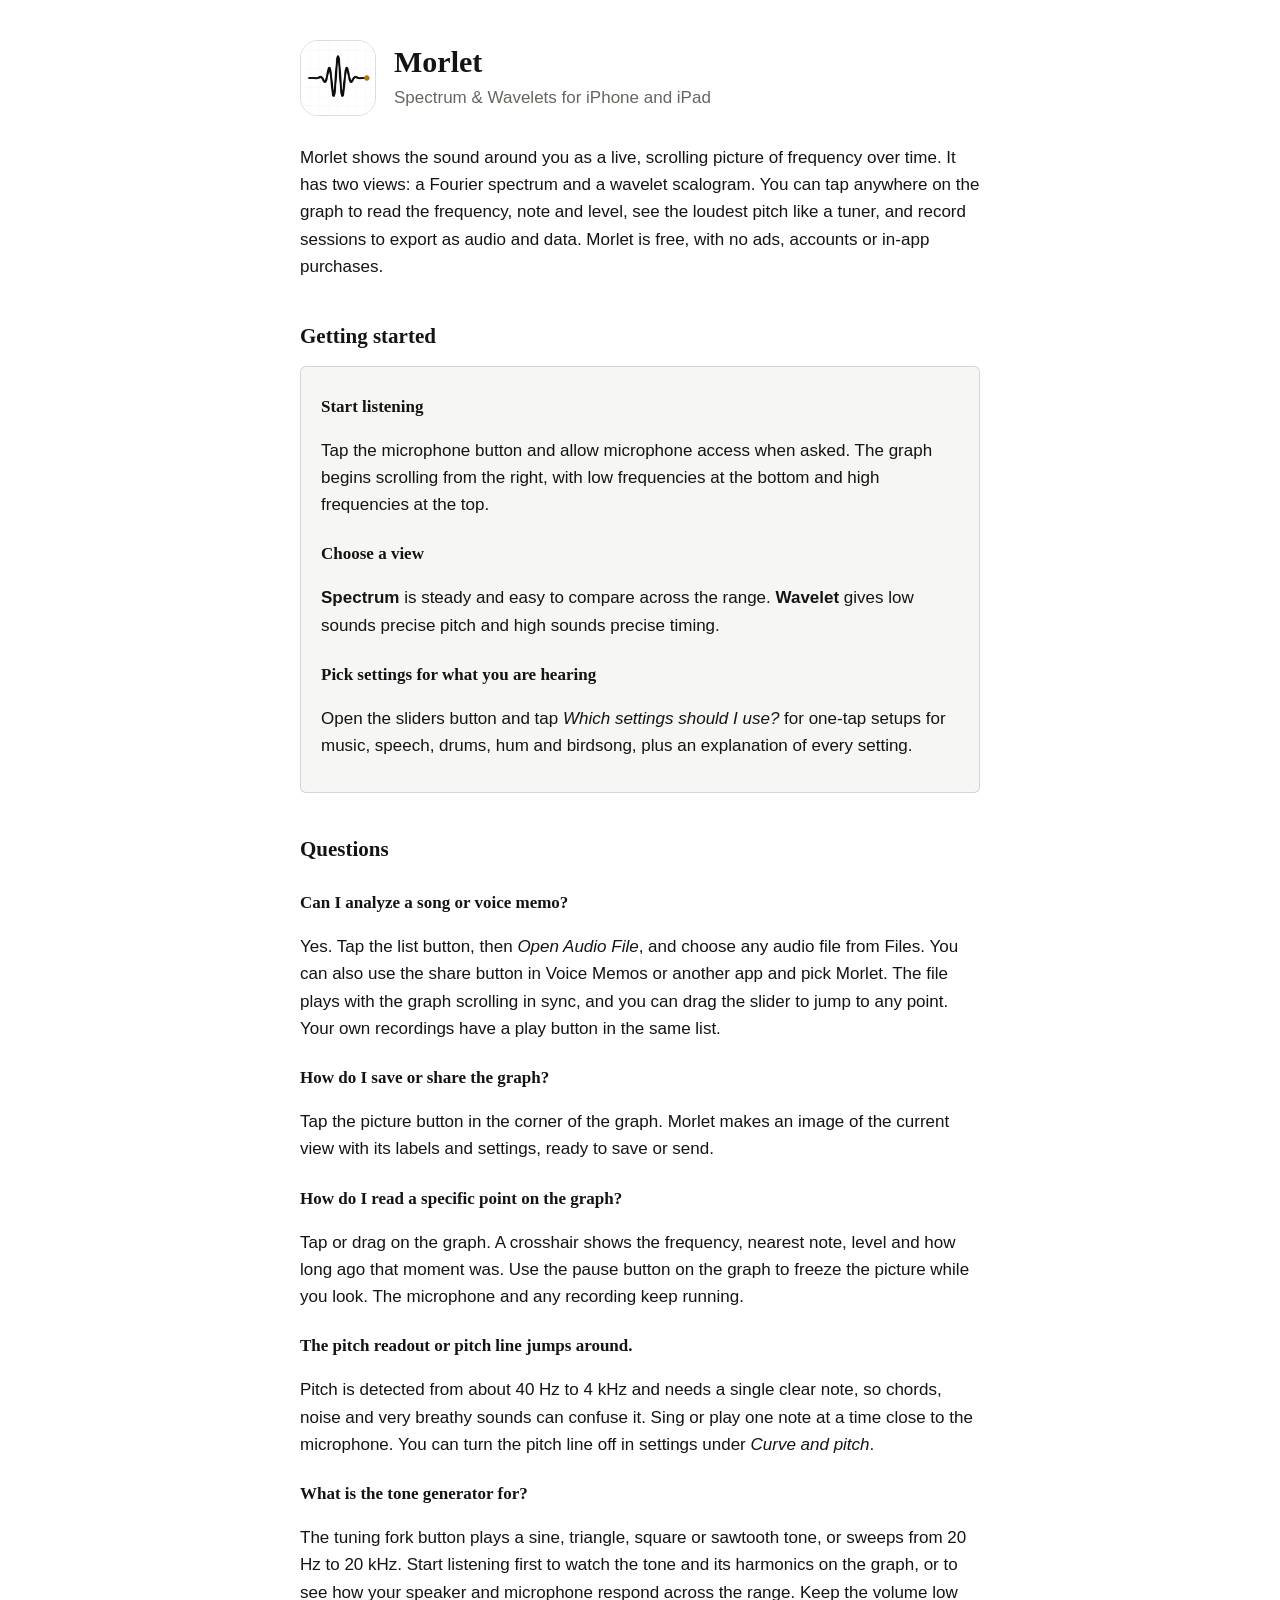
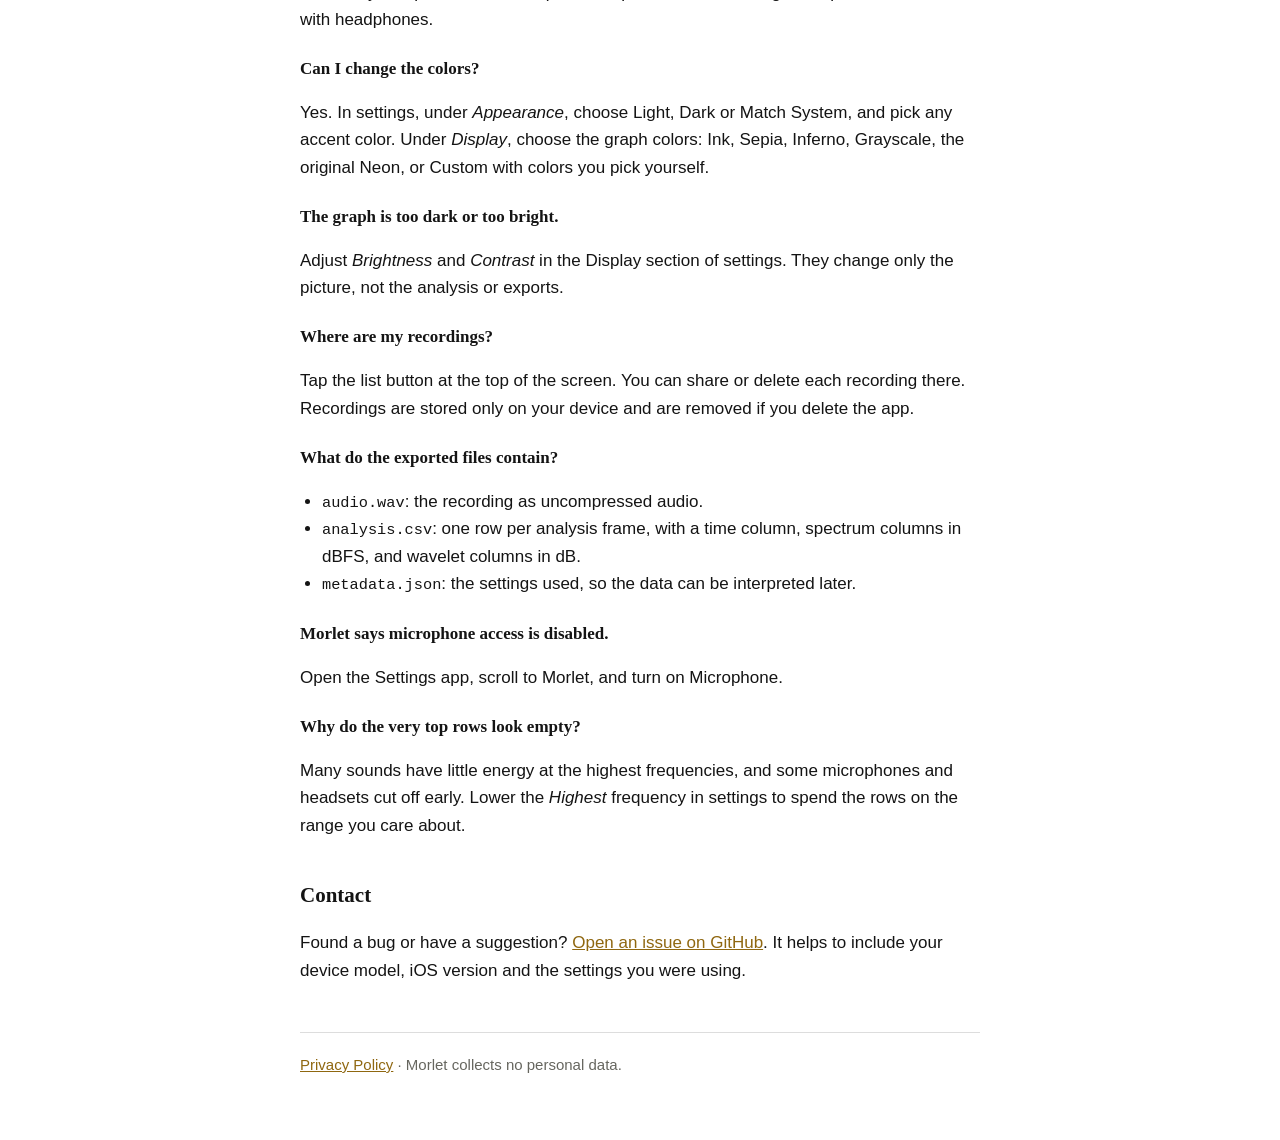
<file: index.html>
<!doctype html>
<html lang="en">
<head>
  <meta charset="utf-8">
  <meta name="viewport" content="width=device-width, initial-scale=1">
  <title>Morlet Support</title>
  <meta name="description" content="Help and support for Morlet: Spectrum & Wavelets, a free iPhone and iPad app for live sound analysis.">
  <link rel="icon" href="icon.png">
  <link rel="stylesheet" href="style.css">
</head>
<body>
<main>
  <header>
    <img src="icon.png" alt="Morlet app icon">
    <div>
      <h1>Morlet</h1>
      <p class="tagline">Spectrum &amp; Wavelets for iPhone and iPad</p>
    </div>
  </header>

  <p>Morlet shows the sound around you as a live, scrolling picture of frequency over time. It has two views: a Fourier spectrum and a wavelet scalogram. You can tap anywhere on the graph to read the frequency, note and level, see the loudest pitch like a tuner, and record sessions to export as audio and data. Morlet is free, with no ads, accounts or in-app purchases.</p>

  <h2>Getting started</h2>
  <div class="card">
    <h3>Start listening</h3>
    <p>Tap the microphone button and allow microphone access when asked. The graph begins scrolling from the right, with low frequencies at the bottom and high frequencies at the top.</p>
    <h3>Choose a view</h3>
    <p><strong>Spectrum</strong> is steady and easy to compare across the range. <strong>Wavelet</strong> gives low sounds precise pitch and high sounds precise timing.</p>
    <h3>Pick settings for what you are hearing</h3>
    <p>Open the sliders button and tap <em>Which settings should I use?</em> for one-tap setups for music, speech, drums, hum and birdsong, plus an explanation of every setting.</p>
  </div>

  <h2>Questions</h2>

  <h3>Can I analyze a song or voice memo?</h3>
  <p>Yes. Tap the list button, then <em>Open Audio File</em>, and choose any audio file from Files. You can also use the share button in Voice Memos or another app and pick Morlet. The file plays with the graph scrolling in sync, and you can drag the slider to jump to any point. Your own recordings have a play button in the same list.</p>

  <h3>How do I save or share the graph?</h3>
  <p>Tap the picture button in the corner of the graph. Morlet makes an image of the current view with its labels and settings, ready to save or send.</p>

  <h3>How do I read a specific point on the graph?</h3>
  <p>Tap or drag on the graph. A crosshair shows the frequency, nearest note, level and how long ago that moment was. Use the pause button on the graph to freeze the picture while you look. The microphone and any recording keep running.</p>

  <h3>The pitch readout or pitch line jumps around.</h3>
  <p>Pitch is detected from about 40 Hz to 4 kHz and needs a single clear note, so chords, noise and very breathy sounds can confuse it. Sing or play one note at a time close to the microphone. You can turn the pitch line off in settings under <em>Curve and pitch</em>.</p>

  <h3>What is the tone generator for?</h3>
  <p>The tuning fork button plays a sine, triangle, square or sawtooth tone, or sweeps from 20 Hz to 20 kHz. Start listening first to watch the tone and its harmonics on the graph, or to see how your speaker and microphone respond across the range. Keep the volume low with headphones.</p>

  <h3>Can I change the colors?</h3>
  <p>Yes. In settings, under <em>Appearance</em>, choose Light, Dark or Match System, and pick any accent color. Under <em>Display</em>, choose the graph colors: Ink, Sepia, Inferno, Grayscale, the original Neon, or Custom with colors you pick yourself.</p>

  <h3>The graph is too dark or too bright.</h3>
  <p>Adjust <em>Brightness</em> and <em>Contrast</em> in the Display section of settings. They change only the picture, not the analysis or exports.</p>

  <h3>Where are my recordings?</h3>
  <p>Tap the list button at the top of the screen. You can share or delete each recording there. Recordings are stored only on your device and are removed if you delete the app.</p>

  <h3>What do the exported files contain?</h3>
  <ul>
    <li><code>audio.wav</code>: the recording as uncompressed audio.</li>
    <li><code>analysis.csv</code>: one row per analysis frame, with a time column, spectrum columns in dBFS, and wavelet columns in dB.</li>
    <li><code>metadata.json</code>: the settings used, so the data can be interpreted later.</li>
  </ul>

  <h3>Morlet says microphone access is disabled.</h3>
  <p>Open the Settings app, scroll to Morlet, and turn on Microphone.</p>

  <h3>Why do the very top rows look empty?</h3>
  <p>Many sounds have little energy at the highest frequencies, and some microphones and headsets cut off early. Lower the <em>Highest</em> frequency in settings to spend the rows on the range you care about.</p>

  <h2>Contact</h2>
  <p>Found a bug or have a suggestion? <a href="https://github.com/evanwellmeyer/morlet-support/issues">Open an issue on GitHub</a>. It helps to include your device model, iOS version and the settings you were using.</p>

  <nav>
    <a href="privacy.html">Privacy Policy</a> · Morlet collects no personal data.
  </nav>
</main>
</body>
</html>
</file>
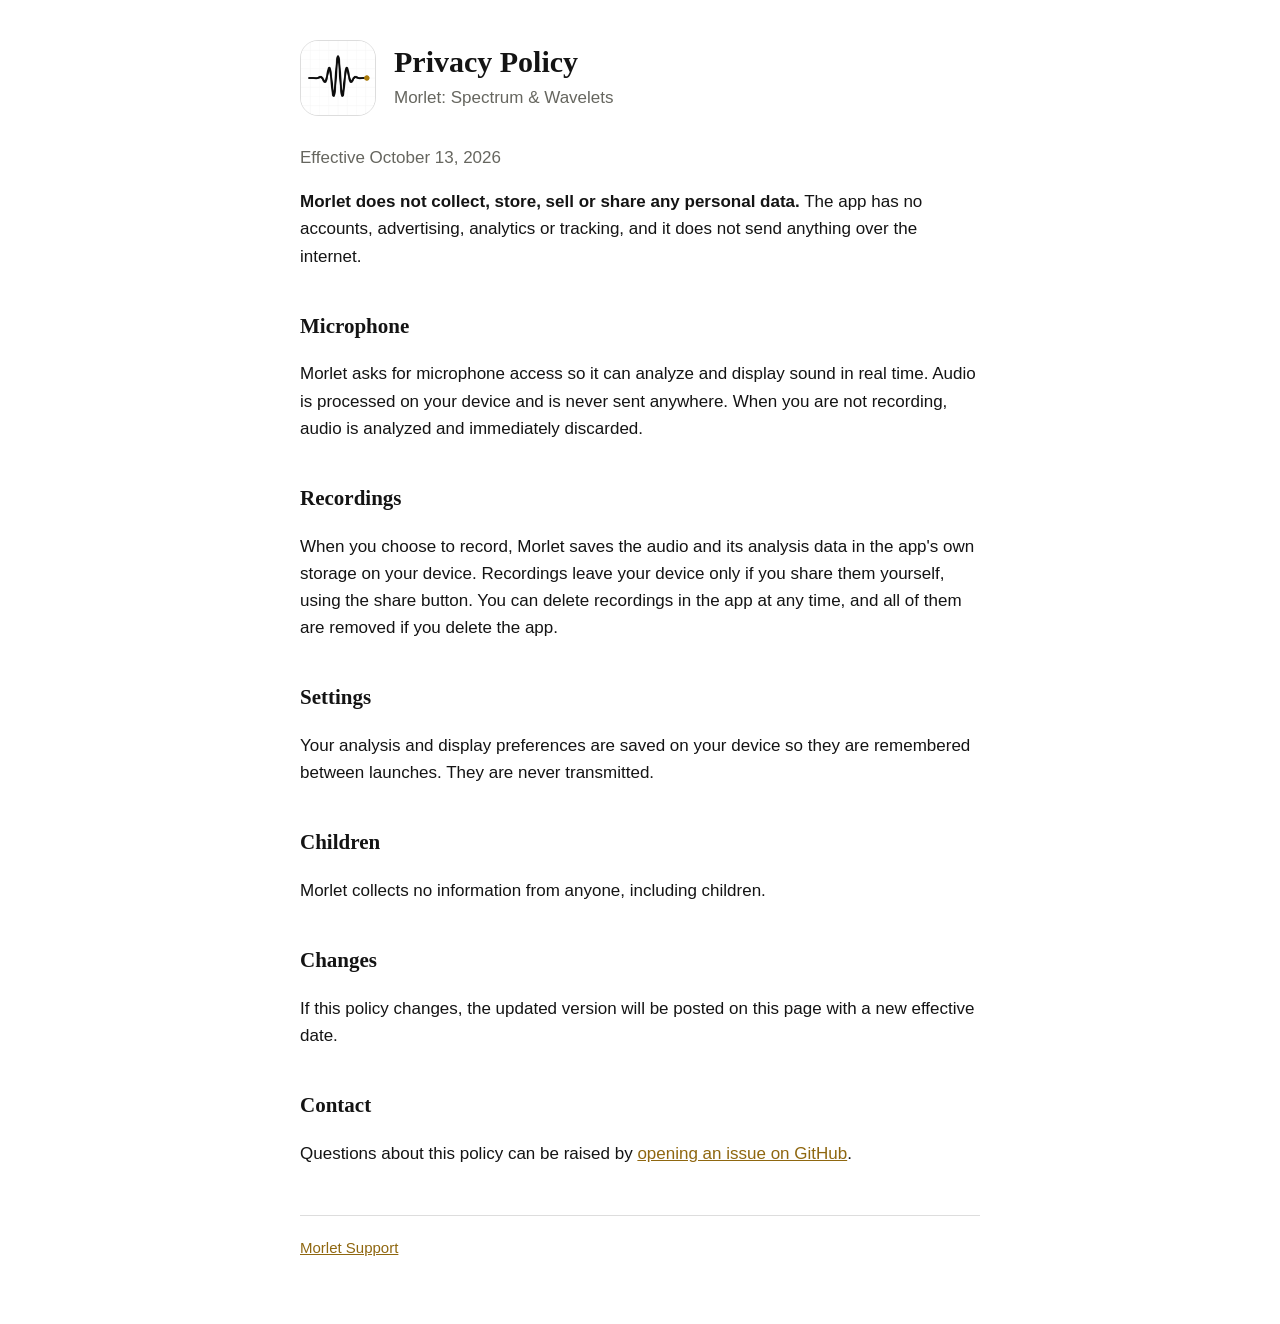
<file: privacy.html>
<!doctype html>
<html lang="en">
<head>
  <meta charset="utf-8">
  <meta name="viewport" content="width=device-width, initial-scale=1">
  <title>Morlet Privacy Policy</title>
  <meta name="description" content="Privacy policy for Morlet: Spectrum & Wavelets. Morlet collects no personal data.">
  <link rel="icon" href="icon.png">
  <link rel="stylesheet" href="style.css">
</head>
<body>
<main>
  <header>
    <img src="icon.png" alt="Morlet app icon">
    <div>
      <h1>Privacy Policy</h1>
      <p class="tagline">Morlet: Spectrum &amp; Wavelets</p>
    </div>
  </header>

  <p class="muted">Effective October 13, 2026</p>

  <p><strong>Morlet does not collect, store, sell or share any personal data.</strong> The app has no accounts, advertising, analytics or tracking, and it does not send anything over the internet.</p>

  <h2>Microphone</h2>
  <p>Morlet asks for microphone access so it can analyze and display sound in real time. Audio is processed on your device and is never sent anywhere. When you are not recording, audio is analyzed and immediately discarded.</p>

  <h2>Recordings</h2>
  <p>When you choose to record, Morlet saves the audio and its analysis data in the app's own storage on your device. Recordings leave your device only if you share them yourself, using the share button. You can delete recordings in the app at any time, and all of them are removed if you delete the app.</p>

  <h2>Settings</h2>
  <p>Your analysis and display preferences are saved on your device so they are remembered between launches. They are never transmitted.</p>

  <h2>Children</h2>
  <p>Morlet collects no information from anyone, including children.</p>

  <h2>Changes</h2>
  <p>If this policy changes, the updated version will be posted on this page with a new effective date.</p>

  <h2>Contact</h2>
  <p>Questions about this policy can be raised by <a href="https://github.com/evanwellmeyer/morlet-support/issues">opening an issue on GitHub</a>.</p>

  <nav>
    <a href="index.html">Morlet Support</a>
  </nav>
</main>
</body>
</html>
</file>
<file: style.css>
:root {
  --background: #FFFFFF;
  --surface: #F6F6F5;
  --text: #141414;
  --muted: #66665F;
  --accent: #8F6710;
  --border: rgba(20, 20, 20, 0.14);
}

@media (prefers-color-scheme: dark) {
  :root {
    --background: #0E0E0E;
    --surface: #161616;
    --text: #E8E8E6;
    --muted: #9C9C96;
    --accent: #DDA63A;
    --border: rgba(232, 232, 230, 0.14);
  }
}

* { box-sizing: border-box; }

body {
  margin: 0;
  background: var(--background);
  color: var(--text);
  font: 17px/1.6 -apple-system, BlinkMacSystemFont, "SF Pro Text", "Helvetica Neue", Arial, sans-serif;
}

main {
  max-width: 720px;
  margin: 0 auto;
  padding: 40px 20px 64px;
}

header {
  display: flex;
  align-items: center;
  gap: 18px;
  margin-bottom: 28px;
}

header img {
  width: 76px;
  height: 76px;
  border-radius: 18px;
  flex-shrink: 0;
  border: 1px solid var(--border);
}

h1, h2, h3 {
  font-family: "New York", ui-serif, Georgia, "Times New Roman", serif;
}

h1 {
  margin: 0;
  font-size: 30px;
  line-height: 1.2;
}

.tagline {
  margin: 4px 0 0;
  color: var(--muted);
}

h2 {
  margin: 40px 0 10px;
  font-size: 21px;
}

h3 {
  margin: 22px 0 4px;
  font-size: 17px;
}

p, li { color: var(--text); }

.muted { color: var(--muted); }

a { color: var(--accent); }

ul { padding-left: 22px; }

.card {
  background: var(--surface);
  border: 1px solid var(--border);
  border-radius: 6px;
  padding: 4px 20px 16px;
  margin-top: 12px;
}

nav {
  margin-top: 48px;
  padding-top: 20px;
  border-top: 1px solid var(--border);
  color: var(--muted);
  font-size: 15px;
}

code {
  font-family: ui-monospace, "SF Mono", Menlo, monospace;
  font-size: 0.9em;
}
</file>
